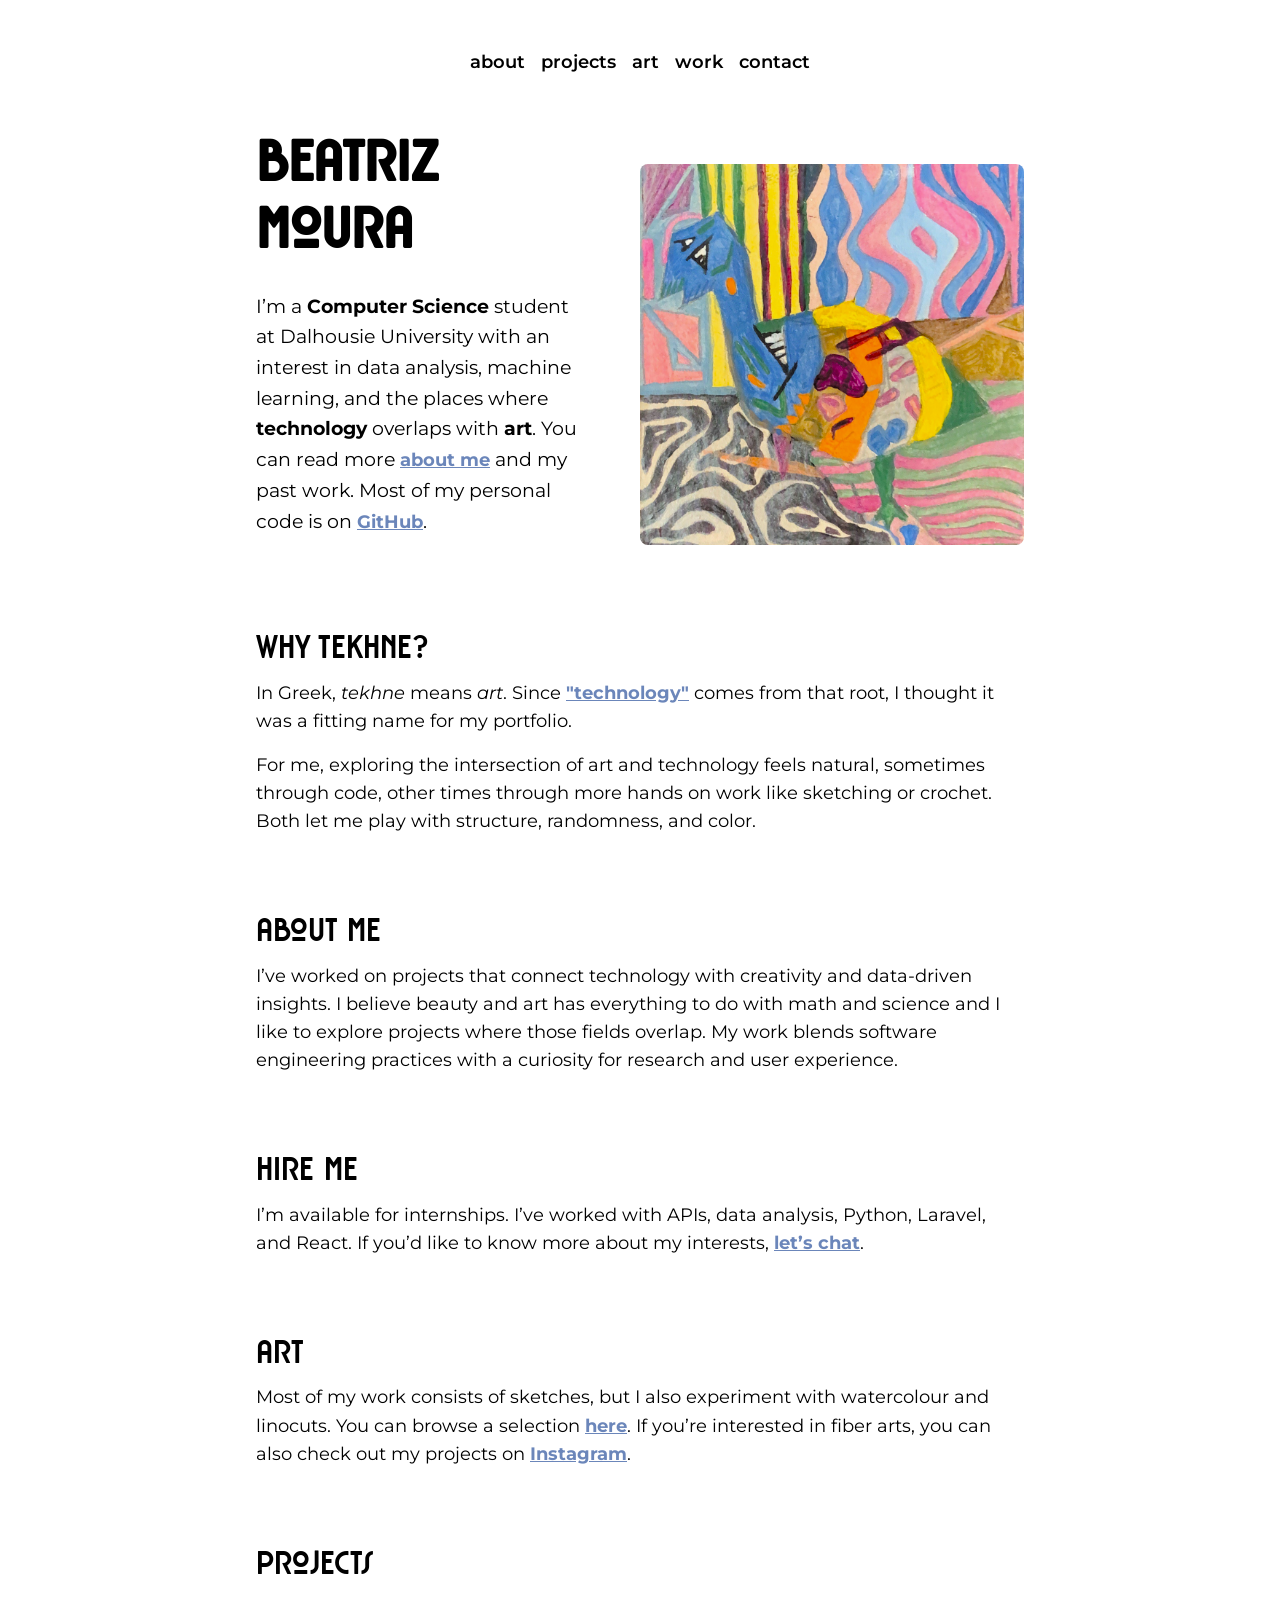
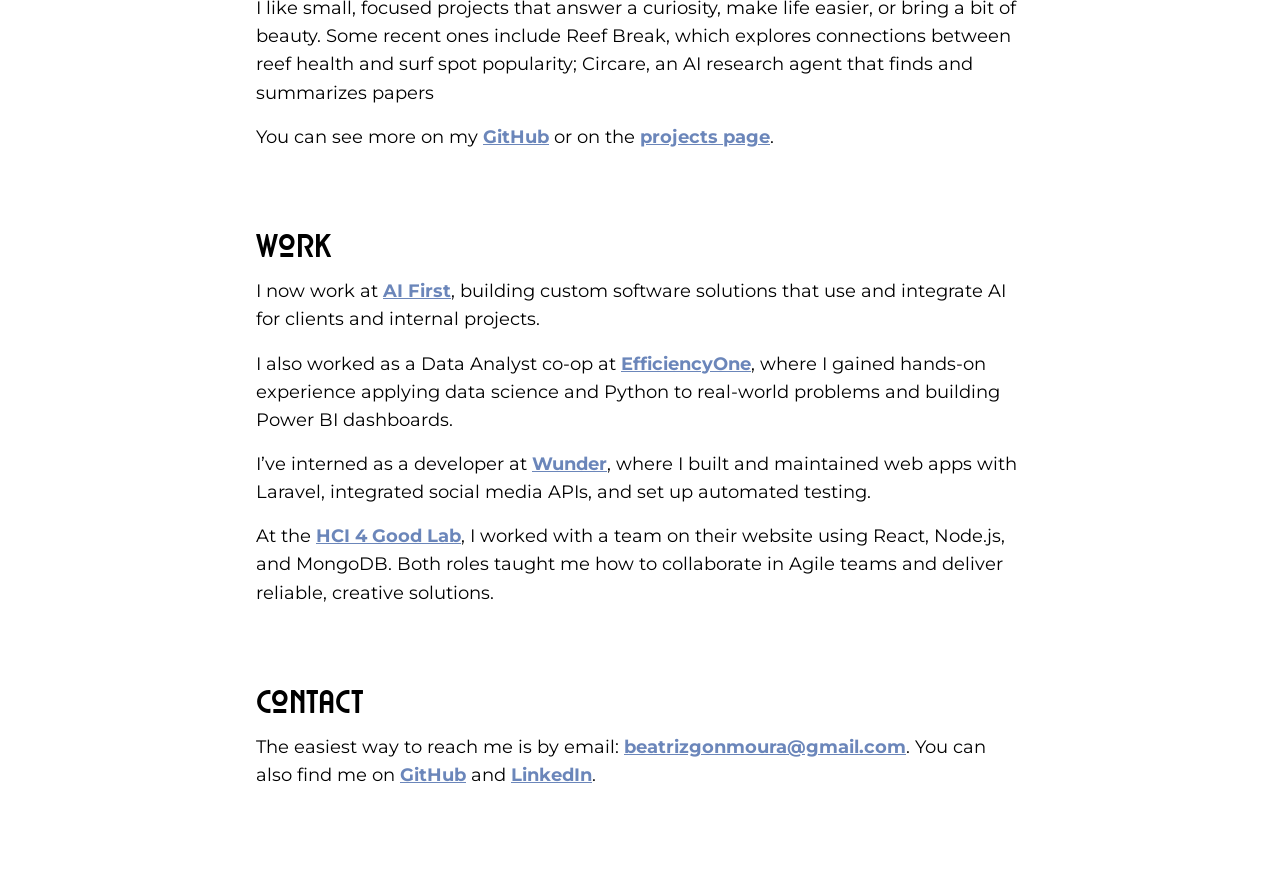
<file: index.html>
<!DOCTYPE html>
<html lang="en">
    <head>
        <meta charset="UTF-8" />
        <meta name="viewport" content="width=device-width, initial-scale=1" />
        <title>TEKHNE</title>
        <link
            href="https://cdn.jsdelivr.net/npm/bootstrap@5.3.2/dist/css/bootstrap.min.css"
            rel="stylesheet"
        />
        <link rel="stylesheet" href="css/styles.css" />
        <link rel="icon" type="image/svg+xml" href="/assets/favicon.svg" />
    </head>
    <body>
        <div class="content-wrapper">
            <!-- Navigation -->
            <div id="navbar"></div>

            <!-- Hero Section -->
            <div class="hero gx-0 container">
                <div class="row gx-0 align-items-center">
                    <!-- Left Side -->
                    <div class="col-md-6 text-left pe-md-5">
                        <h1>Beatriz Moura</h1>
                        <p>
                            I’m a <strong>Computer Science</strong> student at
                            Dalhousie University with an interest in data
                            analysis, machine learning, and the places where
                            <strong>technology</strong> overlaps with
                            <strong>art</strong>. You can read more
                            <a href="#about">about me</a> and my past work. Most
                            of my personal code is on
                            <a href="https://github.com/gonmbea">GitHub</a>.
                        </p>
                    </div>

                    <!-- Right Side -->
                    <div class="col-md-6 text-center">
                        <img
                            src="assets/cubismChicken.png"
                            alt="Abstract Chicken"
                            class="img-fluid"
                        />
                    </div>
                </div>
            </div>
            <div class="sections container gx-0">
                <!-- Sections -->
                <section>
                    <h2>Why Tekhne?</h2>
                    <p>
                        In Greek, <em>tekhne</em> means <em>art</em>. Since
                        <a
                            href="https://www.etymonline.com/word/technology"
                            target="_blank"
                            >"technology"</a
                        >
                        comes from that root, I thought it was a fitting name
                        for my portfolio.
                    </p>

                    <p>
                        For me, exploring the intersection of art and technology
                        feels natural, sometimes through code, other times
                        through more hands on work like sketching or crochet.
                        Both let me play with structure, randomness, and color.
                    </p>
                </section>

                <!-- TODO: Add a line here for a colour pop -->

                <section id="about">
                    <h2>About Me</h2>
                    <p>
                        I’ve worked on projects that connect technology with
                        creativity and data-driven insights. I believe beauty
                        and art has everything to do with math and science and I
                        like to explore projects where those fields overlap. My
                        work blends software engineering practices with a
                        curiosity for research and user experience.
                    </p>
                </section>

                <section id="hire">
                    <h2>Hire Me</h2>
                    <p>
                        I’m available for internships. I’ve worked with APIs,
                        data analysis, Python, Laravel, and React. If you’d like
                        to know more about my interests,
                        <a href="#contact">let’s chat</a>.
                    </p>
                </section>

                <section id="art">
                    <h2>Art</h2>
                    <p>
                        Most of my work consists of sketches, but I also
                        experiment with watercolour and linocuts. You can browse
                        a selection <a href="/components/art.html">here</a>. If
                        you’re interested in fiber arts, you can also check out
                        my projects on
                        <a
                            href="https://www.instagram.com/meloboutique.b/"
                            target="_blank"
                            >Instagram</a
                        >.
                    </p>
                </section>

                <section id="projects">
                    <h2>Projects</h2>
                    <p>
                        I like small, focused projects that answer a curiosity,
                        make life easier, or bring a bit of beauty. Some recent
                        ones include Reef Break, which explores connections
                        between reef health and surf spot popularity; Circare,
                        an AI research agent that finds and summarizes papers
                    </p>
                    <p>
                        You can see more on my
                        <a href="https://github.com/gonmbea" target="_blank"
                            >GitHub</a
                        >
                        or on the
                        <a href="/components/projects.html">projects page</a>.
                    </p>
                </section>

                <section id="work">
                    <h2>Work</h2>
                    <p>
                        I now work at <a href="https://ai-first.ca" target="_blank">AI First</a>, building custom software
                        solutions that use and integrate AI for clients and
                        internal projects.
                    </p>
                    <p>
                        I also worked as a Data Analyst co-op at <a href="https://www.efficiencyns.ca/" target="_blank">EfficiencyOne</a>,
                        where I gained hands-on experience applying data science
                        and Python to real-world problems and building Power BI
                        dashboards.
                    </p>
                    <p>
                        I’ve interned as a developer at
                        <a href="https://wunder.ca/" target="_blank">Wunder</a>,
                        where I built and maintained web apps with Laravel,
                        integrated social media APIs, and set up automated
                        testing.
                    </p>
                    <p>
                        At the
                        <a href="https://hci4goodsite.vercel.app/"
                            target="_blank"
                            >HCI 4 Good Lab</a
                        >, I worked with a team on their website using React,
                        Node.js, and MongoDB. Both roles taught me how to
                        collaborate in Agile teams and deliver reliable,
                        creative solutions.
                    </p>
                </section>

                <section id="contact">
                    <h2>Contact</h2>
                    <p>
                        The easiest way to reach me is by email:
                        <a href="mailto:beatrizgonmoura@gmail.com"
                            >beatrizgonmoura@gmail.com</a
                        >. You can also find me on
                        <a href="https://github.com/gonmbea" target="_blank"
                            >GitHub</a
                        >
                        and
                        <a
                            href="https://linkedin.com/in/gonmbea"
                            target="_blank"
                            >LinkedIn</a
                        >.
                    </p>
                </section>
            </div>
        </div>
        <script src="js/navbar.js"></script>
    </body>
</html>
</file>
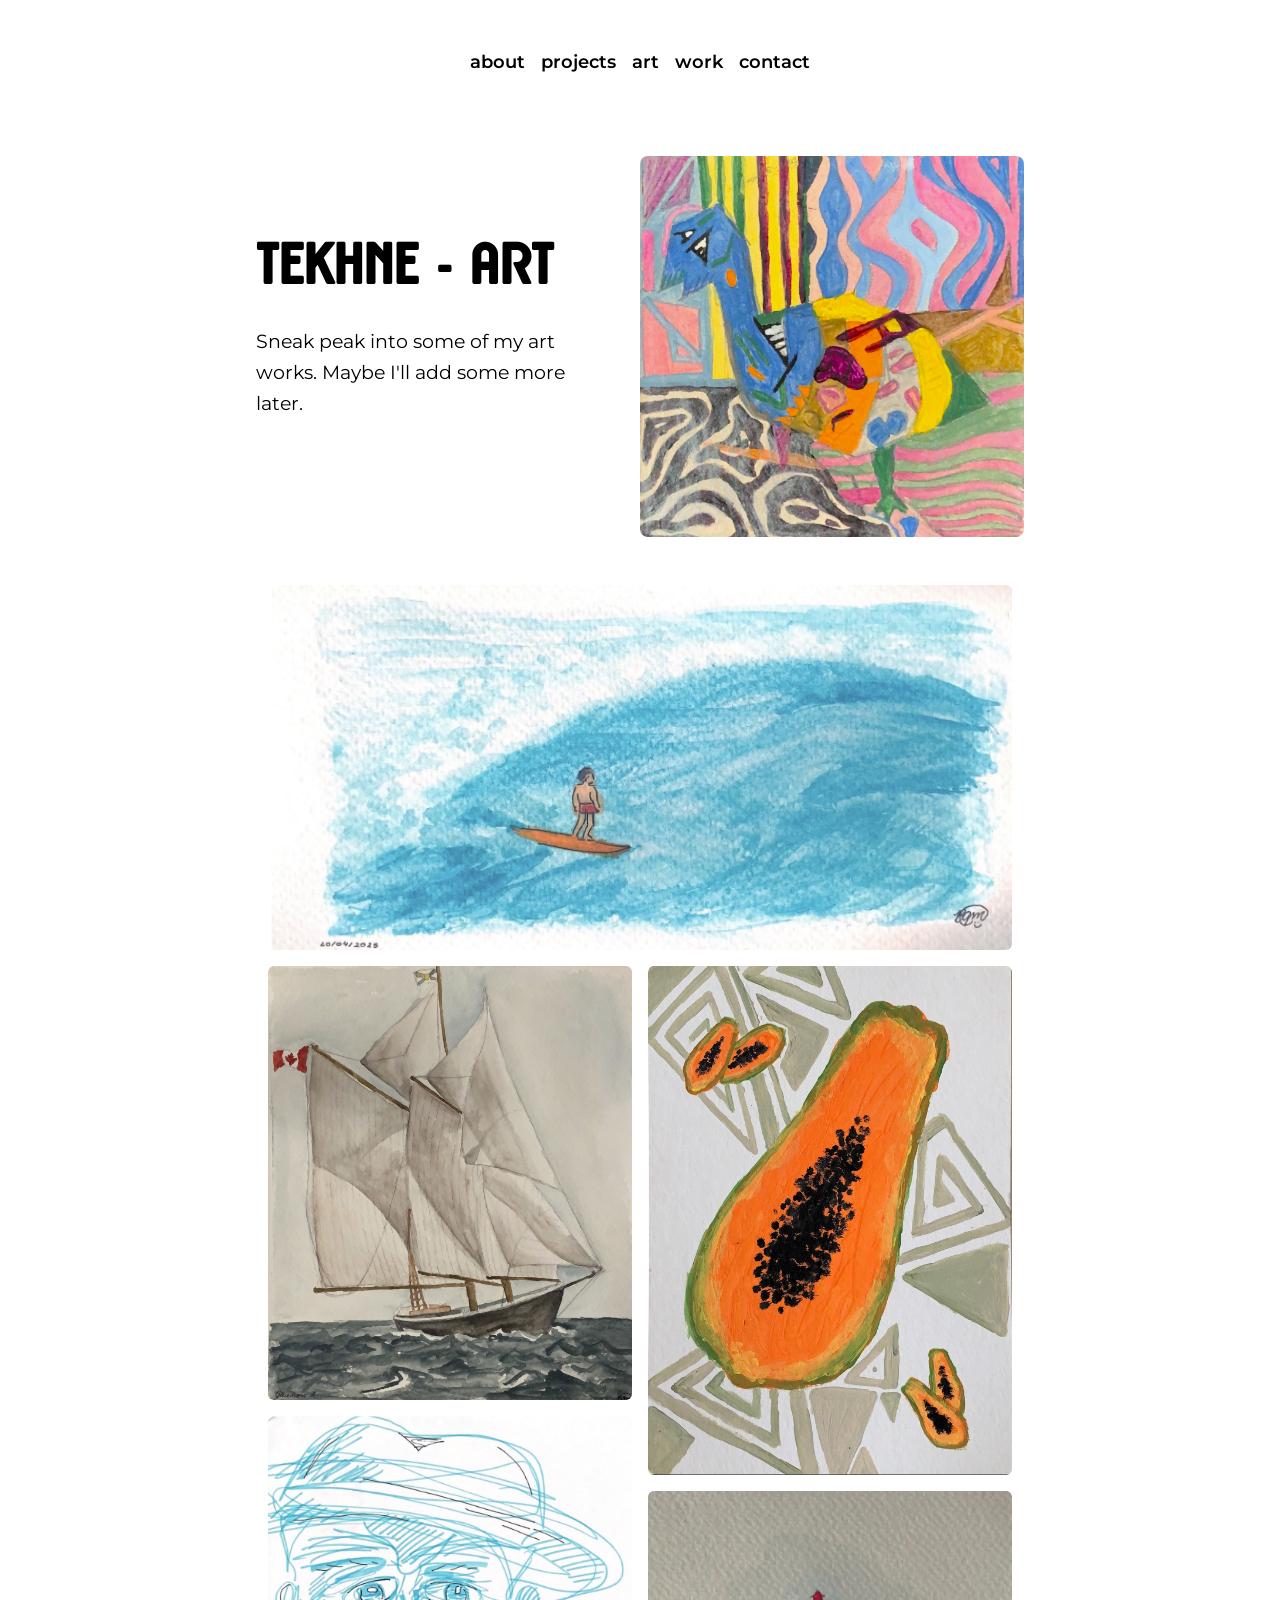
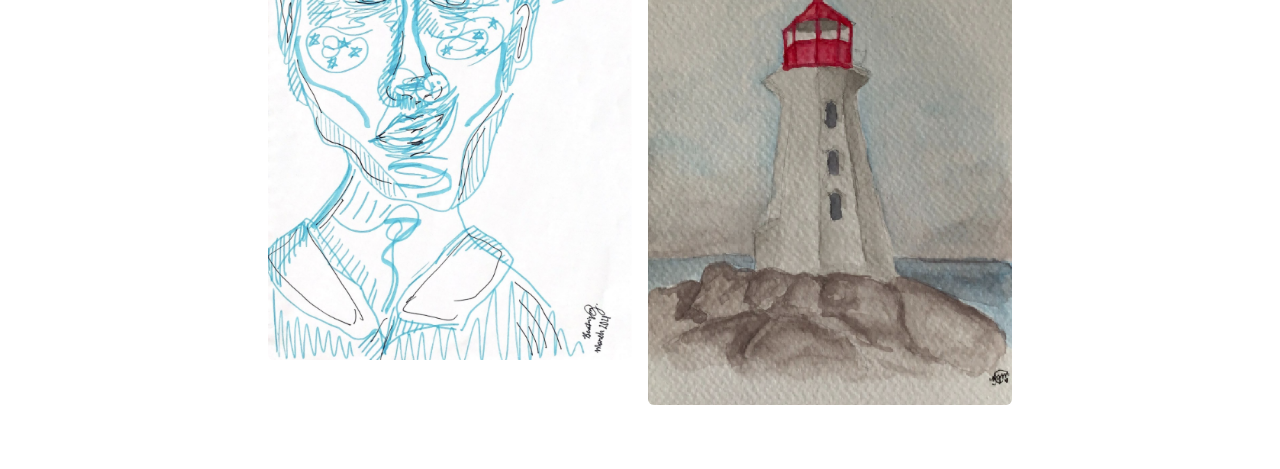
<file: components/art.html>
<!DOCTYPE html>
<html lang="en">

    <head>
        <meta charset="UTF-8" />
        <meta name="viewport" content="width=device-width, initial-scale=1" />
        <title>TEKHNE</title>
        <link href="https://cdn.jsdelivr.net/npm/bootstrap@5.3.2/dist/css/bootstrap.min.css" rel="stylesheet" />
        <link rel="stylesheet" href="../css/styles.css" />
        <link rel="icon" type="image/svg+xml" href="/assets/favicon.svg" />
    </head>

    <body>
        <div class="content-wrapper">
            <!-- Navigation -->
            <div id="navbar"></div>

            <!-- Art Hero Section -->
            <div class="hero gx-0 container">
                <div class="row gx-0 align-items-center">
                    <!-- Left column (text) -->
                    <div class="col-md-6 text-left pe-md-5">
                        <h1>Tekhne - Art</h1>
                        <p>Sneak peak into some of my art works. Maybe I'll add some more later.</p>
                    </div>
                    <!-- Right column (image) -->
                    <div class="col-md-6 text-center">
                        <img src="../assets/cubismChicken.png" alt="Abstract Chicken" class="img-fluid" />
                    </div>
                </div>
            </div>

            <!-- Art Gallery Section -->
            <div class="container my-5">
                <!-- Full-width row for the "surf" image -->
                <div class="row gx-0 mb-3">
                    <img src="../assets/art/surf.png" alt="Surf" class="img-fluid rounded" />
                </div>

                <div class="row gx-3" id="galleryBootstrapColumns">
                    <div class="col" id="leftCol"></div>
                    <div class="col" id="rightCol"></div>
                </div>

                
            </div>

            <script>
                const artworks = [
                    '../assets/art/bluenose.png',
                    '../assets/art/homemAzul.png',
                    // '../assets/art/gardenFaeries.png',
                    // '../assets/art/selfPortrait.png',
                    '../assets/art/papaya.jpeg',
                    // '../assets/art/trunkGuy.png',
                    '../assets/art/peggys.png',
                    // '../assets/art/pinkScream.png',
                ];

                // Attempt to mimic a css column first style
                const middleIndex = Math.floor(artworks.length / 2);
                const leftImages = artworks.slice(0, middleIndex);
                const rightImages = artworks.slice(middleIndex);

                const leftCol = document.getElementById("leftCol");
                const rightCol = document.getElementById("rightCol");

                // Function to add images to a column
                function addImages(column, images) {
                    images.forEach(src => {
                        const img = document.createElement("img");
                        img.src = src;
                        img.alt = "";
                        img.className = "img-fluid rounded mb-3";
                        column.appendChild(img);
                    });
                }

                addImages(leftCol, leftImages);
                addImages(rightCol, rightImages);
            </script>
            <script src="../js/navbar.js"></script>
    </body>

</html>
</file>
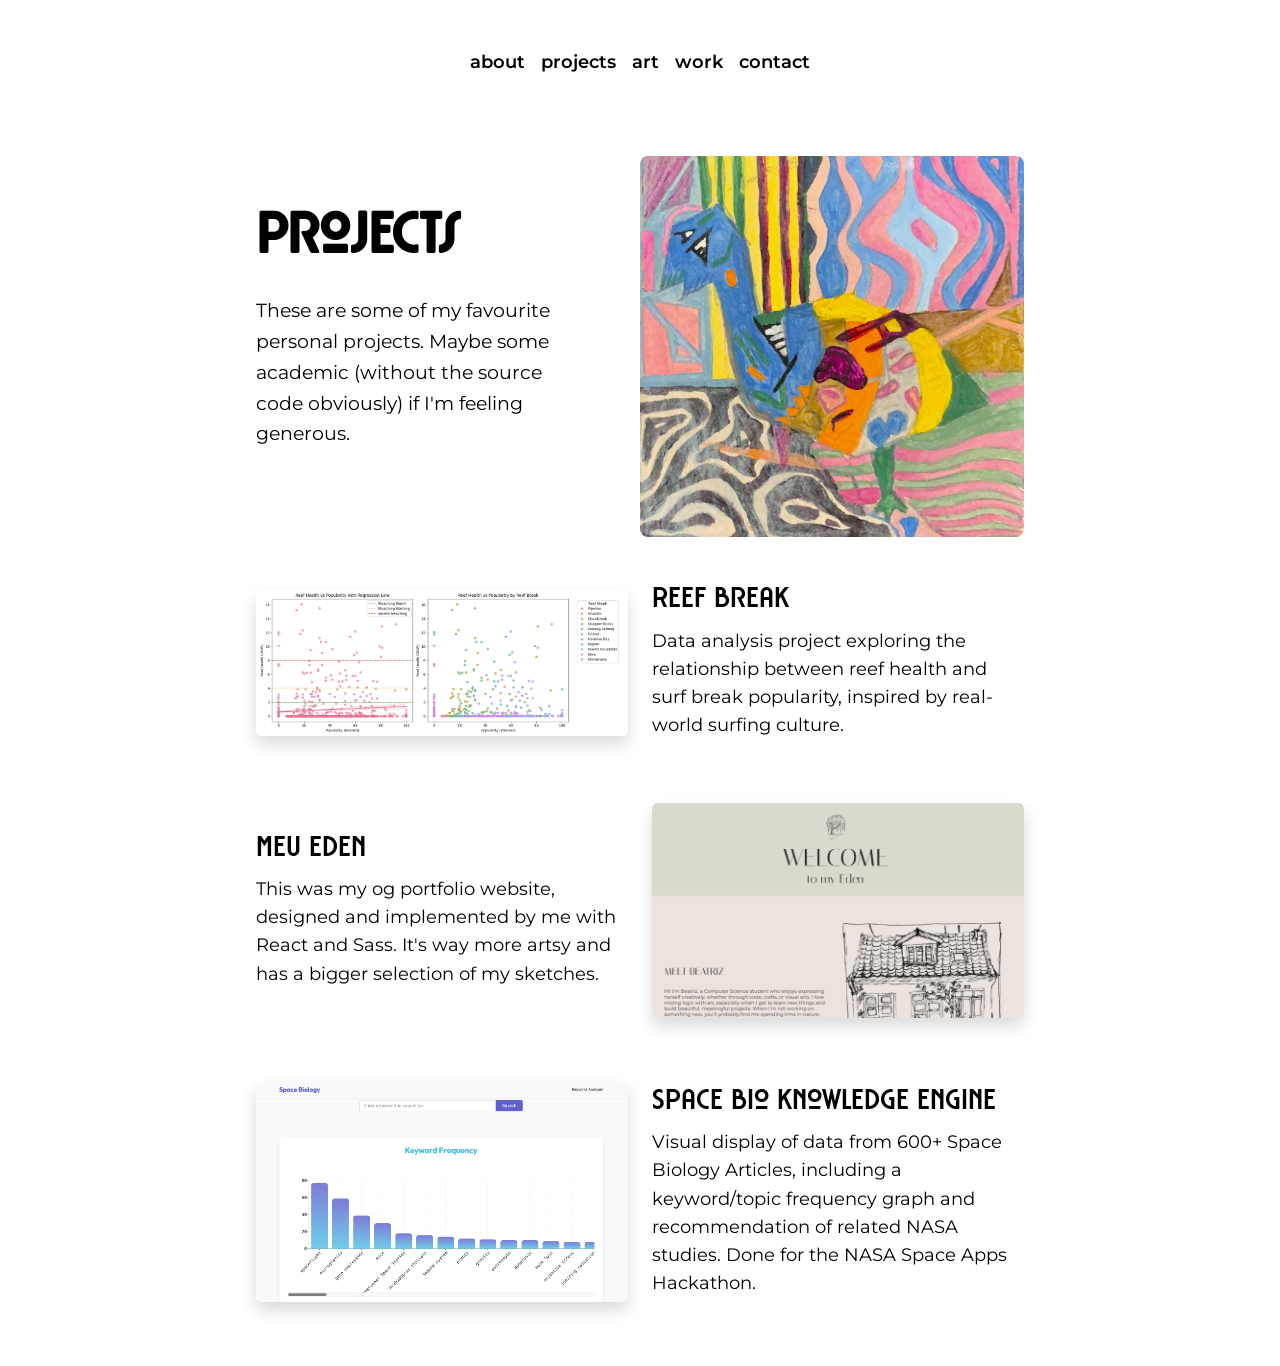
<file: components/projects.html>
<!DOCTYPE html>
<html lang="en">

<head>
    <meta charset="UTF-8" />
    <meta name="viewport" content="width=device-width, initial-scale=1" />
    <title>TEKHNE</title>
    <link href="https://cdn.jsdelivr.net/npm/bootstrap@5.3.2/dist/css/bootstrap.min.css" rel="stylesheet" />
    <link rel="stylesheet" href="../css/styles.css" />
    <link rel="icon" type="image/svg+xml" href="/assets/favicon.svg" />
</head>

<body>
    <div class="content-wrapper">
        <!-- Navigation -->
        <div id="navbar"></div>

        <!-- Projects Section -->
        <div class="hero gx-0 container">
            <div class="row gx-0 align-items-center">
                <!-- Left Side -->
                <div class="col-md-6 text-left pe-md-5">
                    <h1>Projects</h1>
                    <p>
                        These are some of my favourite personal projects.
                        Maybe some academic (without the source code
                        obviously) if I'm feeling generous.
                    </p>
                </div>

                <!-- Right Side -->
                <div class="col-md-6 text-center">
                    <img src="../assets/cubismChicken.png" alt="Abstract Chicken" class="img-fluid" />
                </div>
            </div>
        </div>
        <!-- Projects Section -->
        <div class="container my-5 gx-0">

            <!-- Project 1 -->
            <div class="row align-items-center mb-5">
                <div class="col-md-6 mb-3">
                    <a href="https://github.com/gonmbea/reef-break" target="_blank">
                        <img src="../assets/projects/reefBreak.png" class="img-fluid rounded shadow"
                            alt="Reef Break Preview" />
                    </a>
                </div>
                <div class="col-md-6">
                    <a href="https://github.com/gonmbea/reef-break" target="_blank" class="project-link">
                        <h3>Reef Break</h3>
                    </a>
                    <p>
                        Data analysis project exploring the relationship
                        between reef health and surf break popularity,
                        inspired by real-world surfing culture.
                    </p>
                </div>
            </div>

            <!-- Project 2 -->
            <div class="row align-items-center mb-5 flex-md-row-reverse">
                <div class="col-md-6 mb-3">
                    <a href="https://meueden.netlify.app/" target="_blank">
                        <img src="../assets/projects/meuEden.png" class="img-fluid rounded shadow"
                            alt="Meu Eden Preview" />
                    </a>
                </div>
                <div class="col-md-6">
                    <a href="https://meueden.netlify.app/" target="_blank" class="project-link">
                        <h3>Meu Eden</h3>
                    </a>
                    <p>
                        This was my og portfolio website, designed and implemented by me with React and Sass.
                        It's way more artsy and has a bigger selection of my sketches.
                    </p>
                </div>
            </div>

            <!-- Project 3 -->
            <div class="row align-items-center mb-5">
                <div class="col-md-6 mb-3">
                    <a href="https://sbke.netlify.app/" target="_blank">
                        <img src="../assets/projects/sbke.png" class="img-fluid rounded shadow"
                            alt="Space Bio Knowledge Engine Preview" />
                    </a>
                </div>
                <div class="col-md-6">
                    <a href="https://sbke.netlify.app/" target="_blank" class="project-link">
                        <h3>Space Bio Knowledge Engine</h3>
                    </a>
                    <p>
                        Visual display of data from 600+ Space Biology Articles, including a keyword/topic frequency
                        graph and recommendation of related NASA studies. Done for the NASA Space Apps Hackathon.
                    </p>
                </div>
            </div>
        </div>
    </div>
    <script src="../js/navbar.js"></script>
</body>

</html>
</file>
<file: css/styles.css>
@import url("https://fonts.googleapis.com/css2?family=Montserrat:ital,wght@0,100..900;1,100..900&display=swap");

@font-face {
    font-family: "RousseauDeco";
    src: url("/fonts/RousseauDeco.ttf") format("truetype");
    font-weight: normal;
    font-style: normal;
}

:root {
    --gold: #c68b31;
    --sage: #a0a989;
    --green: #5c885e;
    --pink: #db8ea2;
    --blue: #6b86ba;
}

/* Fonts */
body,
p,
a,
li {
    font-family: "Montserrat", sans-serif;
    font-size: 1.1rem;
}

h1,
h2,
h3,
h4,
h5,
h6 {
    font-family: "RousseauDeco", sans-serif;
}

p a {
    color: var(--blue);
    text-decoration: underline;
    transition: color 0.3s ease;
}

p a:hover {
    color: var(--gold);
}

a {
    font-weight: bold;
}

html {
    scroll-behavior: smooth;
}

body {
    color: #000;
    background-color: #fff;
    line-height: 1.6;
}

/* Centering content */
.content-wrapper {
    max-width: 800px; /* about 50% width on large screens */
    margin: 0 auto;
    padding: 0 1rem;
}

/* Navigation */
nav {
    font-weight: 600;
    text-transform: lowercase;
    font-size: 1rem;
    margin-bottom: 60px;
}

nav a {
    color: black !important;
    margin: 0 12px;
    text-decoration: none;
    font-weight: 600;
    transition: color 0.3s ease, border-bottom 0.3s ease;
    border-bottom: none;
}

nav a:hover {
    font-weight: bold;
    color: var(--pink) !important;
    border-bottom: 2px solid var(--pink);
}

/* Hero Section */
.hero h1 {
    font-weight: 700;
    font-size: 3.5rem;
}
.hero p {
    font-size: 1.2rem;
    margin-top: 20px;
}
.hero strong {
    font-weight: 700;
}
.hero img {
    max-width: 100%;
    border-radius: 8px;
    margin-top: 20px;
}

/* Sections */
section {
    margin: 80px 0;
}

/* Art Page */
h1 {
    font-weight: 800;
    font-size: 2.5rem;
    margin-bottom: 20px;
}
.art-piece {
    margin-bottom: 40px;
}
.art-piece img {
    max-width: 100%;
    border-radius: 8px;
}

/* Projects Page */

.project-link {
    text-decoration: none;
    color: #000;
}

.project-link:hover {
    color: var(--blue);
}
</file>
